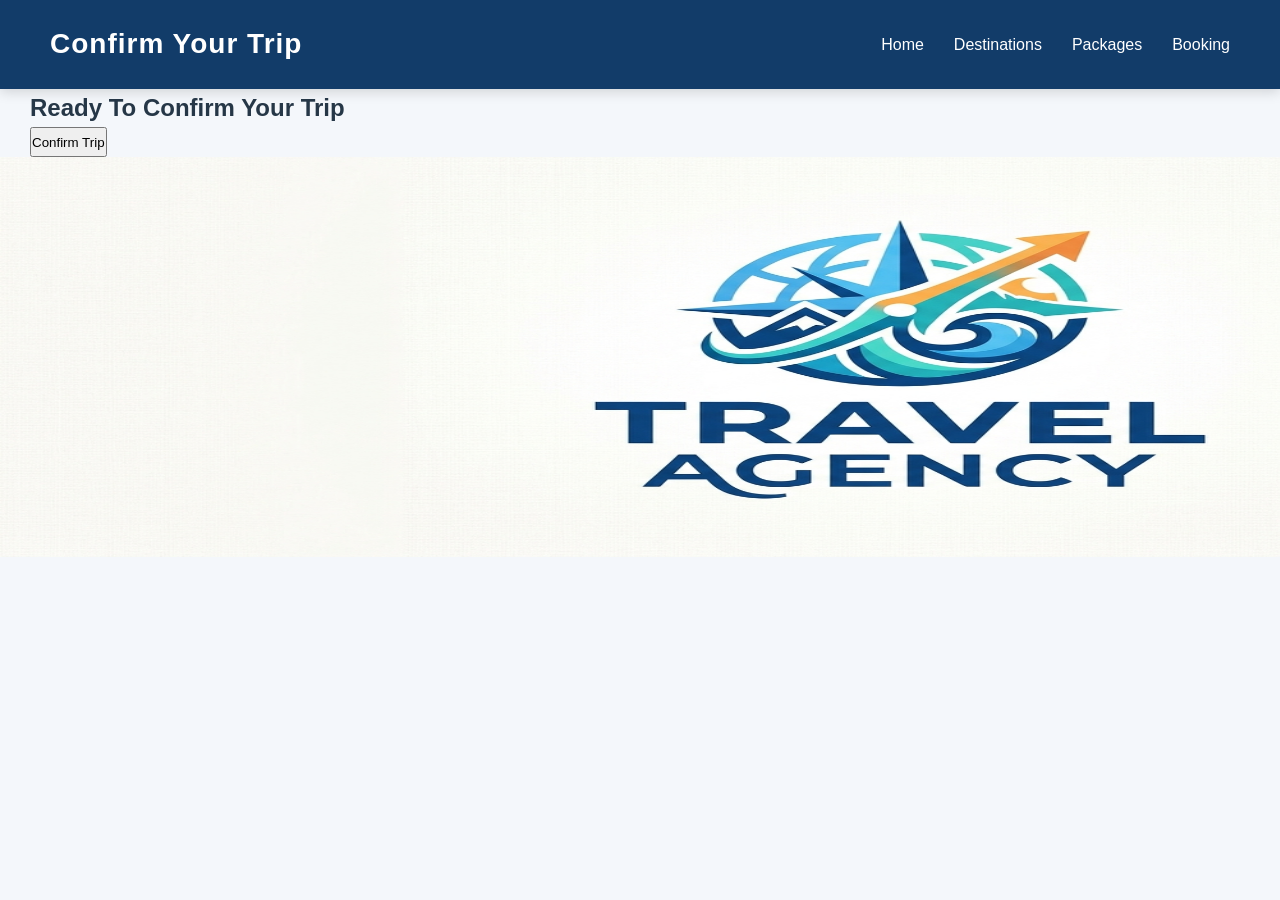
<file: booking.html>
<!DOCTYPE html>
<html lang="en"></html>
<head>
    <meta charset="UTF-8">
    <!--Using Caleb's style for unity-->
    <link rel="stylesheet" href="css/home.css">

    <!--Custom page style-->
    <link rel="stylesheet" href="css/booking.css">

    <script src="js/booking.js" defer></script>
    
    <title>Confirm Your Trip</title>
</head>
<body>
    

    <!--Nav bar for site-->
    <nav>
        <h1>Confirm Your Trip</h1>
        <div class="nav-links">
            <a href="index.html">Home</a>
            <a href="destinations.html">Destinations</a>
            <!--<a href="fligts.html">Flights</a>-->
            <!--<a href="hotels.html">Hotels</a>-->
            <a href="packages.html">Packages</a>
            <a href="booking.html">Booking</a>
        </div>
    </nav>
    
    <h2>Ready To Confirm Your Trip</h2>
    <button class="confirm">Confirm Trip</button>
    <p id="dateChosen"></p>
    <section>
        <img id="logo" src="images/logo.jpg" width="1800px" height="400px">
        <table class="check">
            <!--<tr>
                <td id="destValid">Check Destination</td>
                <td><img src="images/cliffs_booking.jpg" width="400px" height="280px" id="img"></td>

                <td id="flightValid">Check Flight</td>
                <td><img src="images/airline_booking.jpg" width="400px" height="280px" id="img"></td>                
            </tr>-->
            <tr>
                <!--<td id="hotelValid">Check Hotel</td>
                <td><img src="images/hotel_booking.jpg" width="400px" height="280px" id="img"></td>-->

                <td id="planValid">Check Plan</td>
                <!--<td><img src="images/plan_booking.jpg" width="400px" height="280px" id="img"></td> -->               
            </tr>
        </table>
    </section>
</body>
</file>
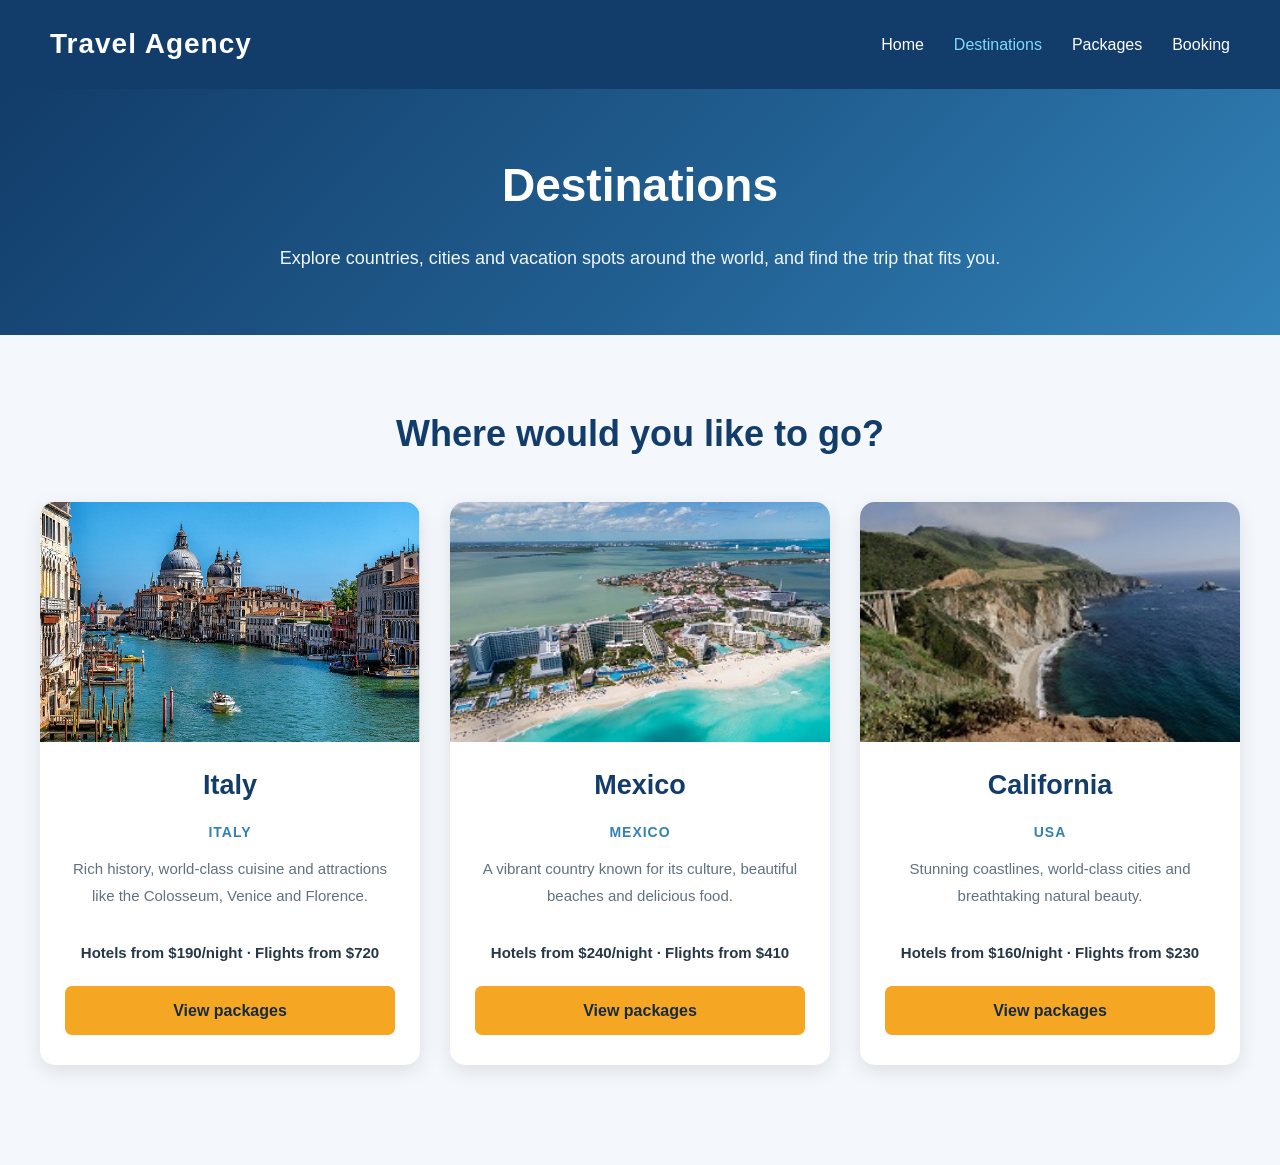
<file: destinations.html>
<!DOCTYPE html>
<html lang="en">
<head>
  <meta charset="UTF-8">
  <meta name="viewport" content="width=device-width, initial-scale=1.0">
  <title>Travel Agency | Destinations</title>

  <!-- using the stylesheet caleb already did but adding more styles  -->
  <link rel="stylesheet" href="css/home.css">
  <link rel="stylesheet" href="css/destinations.css">

  <script src="js/destinations.js" defer></script>
</head>

<body>
  <nav>
    <h1>Travel Agency</h1>

    <div class="nav-links">
      <a href="index.html">Home</a>
      <a href="destinations.html" class="active">Destinations</a>
      <!--<a href="flights.html">Flights</a>-->
      <!--<a href="hotels.html">Hotels</a>-->
      <a href="packages.html">Packages</a>
      <a href="booking.html">Booking</a>
    </div>
  </nav>

  <section class="Promo page-banner">
    <h2>Destinations</h2>
    <p>Explore countries, cities and vacation spots around the world, and find the trip that fits you.</p>
  </section>

  <section class="page-section">
    <h2>Where would you like to go?</h2>

    <!-- Cards go here -->
    <div class="destination-container" id="destination-list"></div>
  </section>
</body>
</html>
</file>
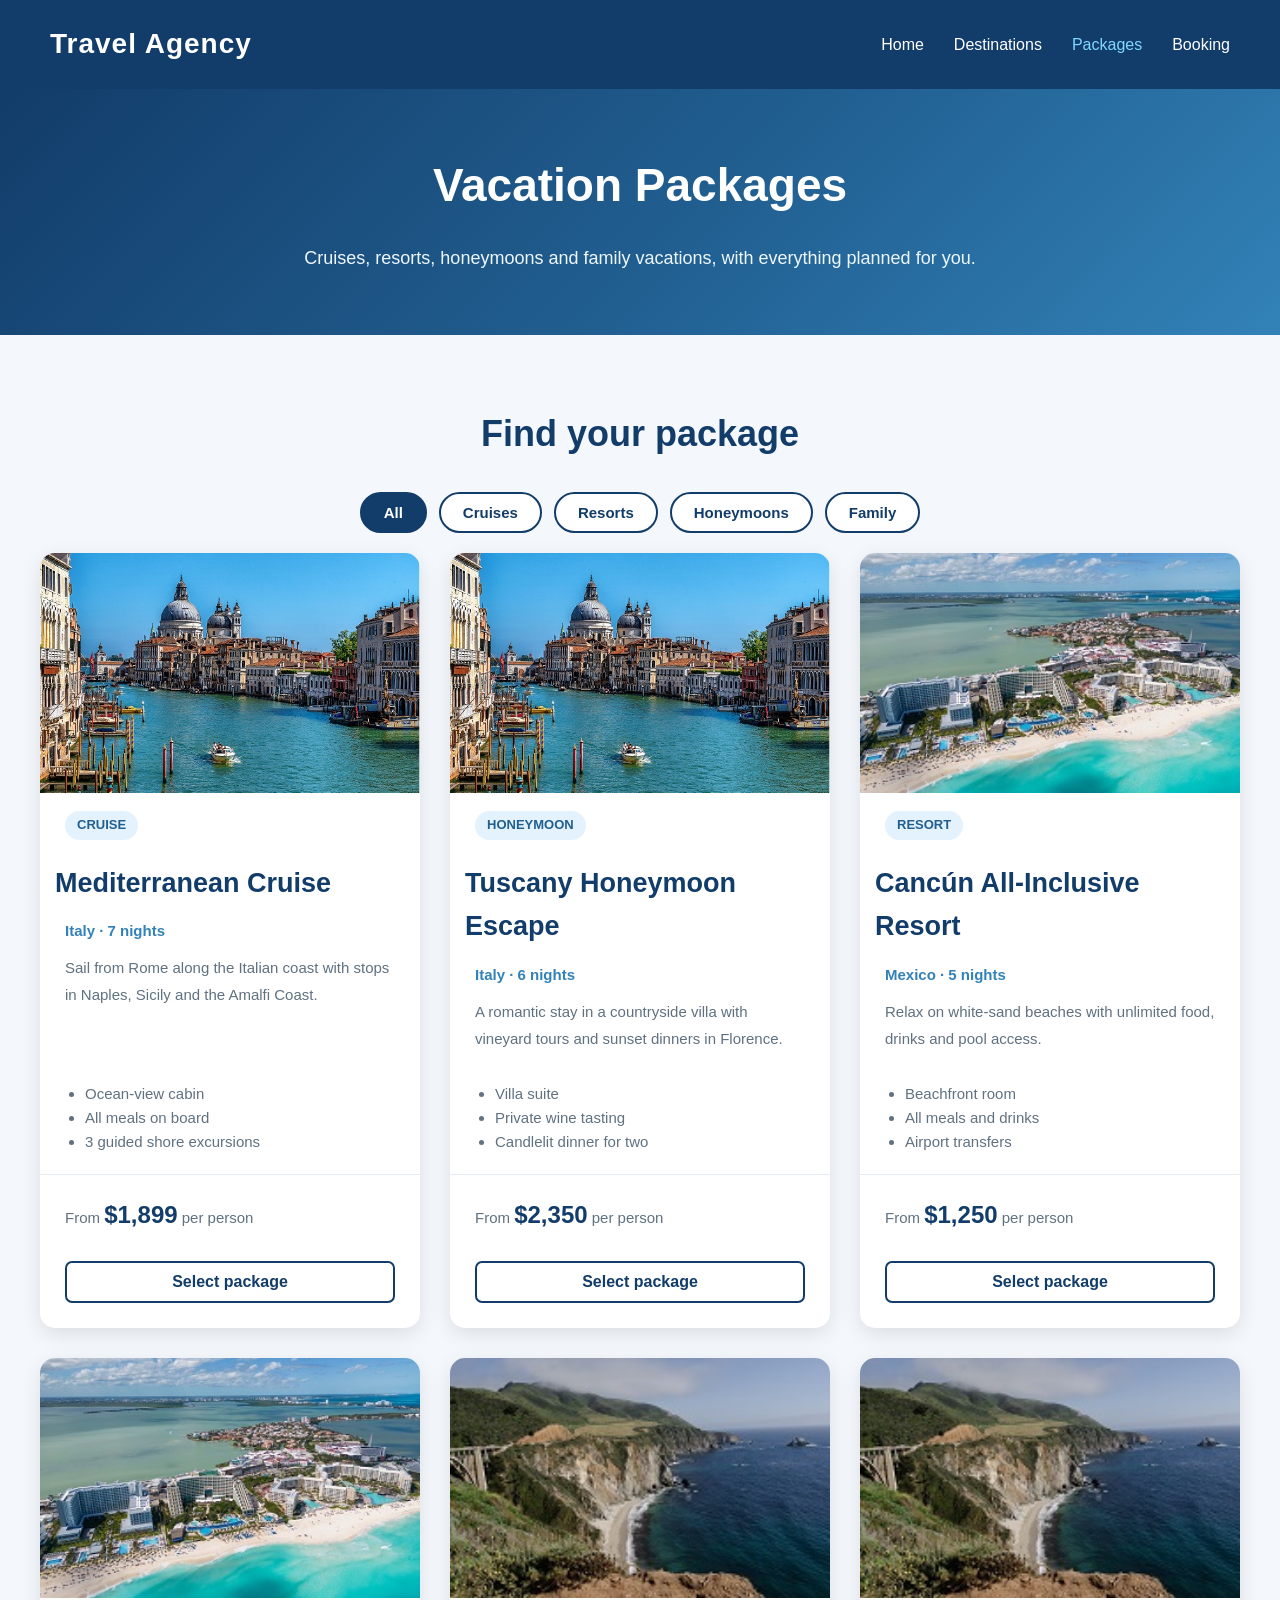
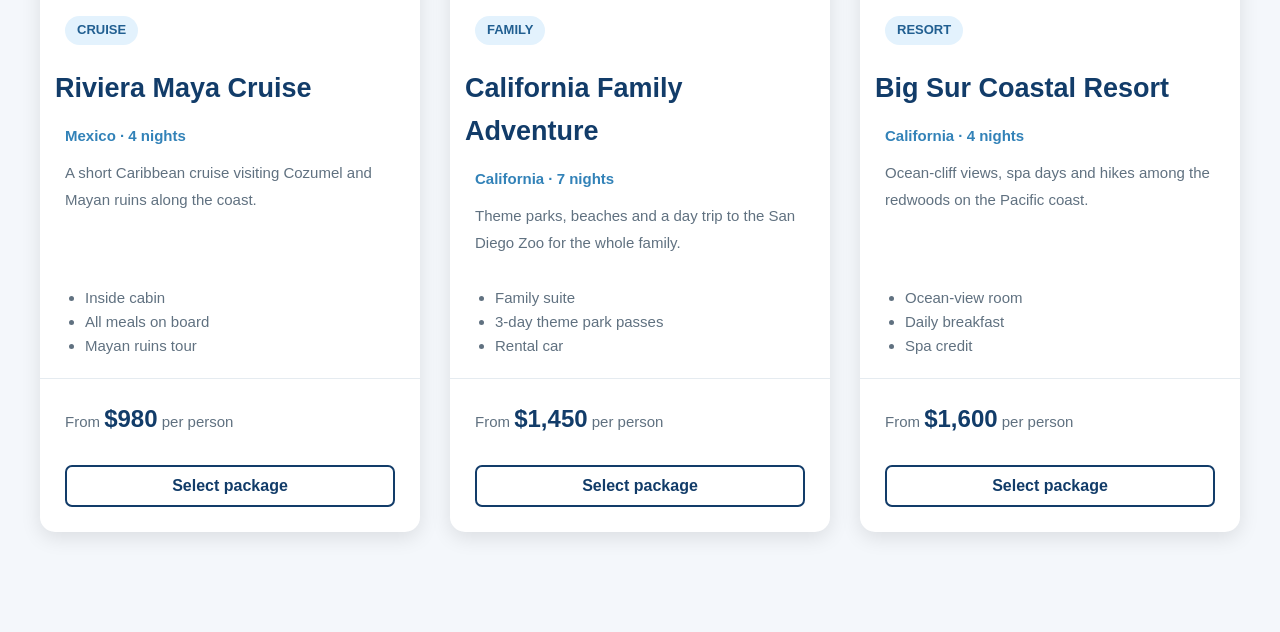
<file: packages.html>
<!DOCTYPE html>
<html lang="en">
<head>
  <meta charset="UTF-8">
  <meta name="viewport" content="width=device-width, initial-scale=1.0">
  <title>Travel Agency | Vacation Packages</title>

  <!-- using the stylesheet caleb already did but adding more styles  -->
  <link rel="stylesheet" href="css/home.css">
  <link rel="stylesheet" href="css/packages.css">

  <script src="js/packages.js" defer></script>
</head>

<body>
  <nav>
    <h1>Travel Agency</h1>

    <div class="nav-links">
      <a href="index.html">Home</a>
      <a href="destinations.html">Destinations</a>
      <!--<a href="flights.html">Flights</a>-->
      <!--<a href="hotels.html">Hotels</a>-->
      <a href="packages.html" class="active">Packages</a>
      <a href="booking.html">Booking</a>
    </div>
  </nav>

  <section class="Promo page-banner">
    <h2>Vacation Packages</h2>
    <p>Cruises, resorts, honeymoons and family vacations, with everything planned for you.</p>
  </section>

  <section class="page-section">
    <h2>Find your package</h2>

    <!-- Clicking a button shows only that type of package -->
    <div class="filter-buttons" id="filter-buttons">
      <button type="button" class="filter-button selected" data-type="all">All</button>
      <button type="button" class="filter-button" data-type="cruise">Cruises</button>
      <button type="button" class="filter-button" data-type="resort">Resorts</button>
      <button type="button" class="filter-button" data-type="honeymoon">Honeymoons</button>
      <button type="button" class="filter-button" data-type="family">Family</button>
    </div>

    <!-- Shown when the page was opened from a destination, e.g. packages.html?destination=italy -->
    <p class="destination-filter" id="destination-filter"></p>

    <!-- Cards go here -->
    <div class="destination-container" id="package-list"></div>
  </section>
</body>
</html>
</file>
<file: css/home.css>
/*=========================================
General Website Styling
=========================================*/
* {
    margin: 0;
    padding: 0;
    box-sizing: border-box;
}

html {
    scroll-behavior: smooth;
}

body {
    font-family: arial, sans-serif;
    background-color:#f4f7fb;
    color:#263747;
    line-height: 1.6;
}

h1, h2, h3 {
    font-weight: bold;
    
}

h2{
    text-align:center;
}

a {
    text-decoration: none;

}

/*=========================================
Navigation Bar Styling
=========================================*/

nav { 
    width: 100%;
    background-color:#123c69;
    color:white;
    padding: 22px 50px;
    display: flex;
    justify-content: space-between;
    align-items: center;
    box-shadow: 0 3px 12px rgba(0, 0, 0, 0.15);
}

nav h1 {
    font-size: 28px;
    color:white;
    letter-spacing: 1px;

}

.nav-links {
    display: flex;
    align-items: center;
    gap: 30px;
}

.nav-links a {
    color:white;
    font-size: 16px;
    font-weight: 500;
    transition: color 0.3s ease;
}

.nav-links a:hover {
    color:#80d8ff;
}

/* Keep each link on one line */
.nav-links a {
    white-space: nowrap;
}

/* Highlight the page you're on (add class="active" to its link) */
.nav-links a.active {
    color:#80d8ff;
}

/* On smaller screens, stack the nav under the title */
@media (max-width: 1000px) {
    nav {
        flex-direction: column;
        gap: 12px;
        padding: 20px;
    }

    .nav-links {
        flex-wrap: wrap;
        justify-content: center;
        gap: 14px 22px;
    }
}

/*=========================================
Welcome/Promo Section Styling
=========================================*/

.Promo {
    width: 100%;
    min-height: 480px;

    background: linear-gradient(
        135deg,
        #123c69 0%,
        #215f91 55%,
        #3282b8 100%
    );

    padding:80px 25px;
    text-align: center;
    color: white;
}

.Promo h2 {
    font-size: 46px;
    margin-bottom: 20px;
}

.Promo p {
 max-width: 800px;
 margin: 0 auto 35px;

 font-size: 18px;
 line-height: 1.8;
 color:#eef7ff;
}

/*=========================================
search form styling
=========================================*/
#search-form {
    max-width: 1100px;
    margin: 35px auto 0;
    padding: 35px;
    background-color: white;
    border-radius: 15px;
    display: flex;
    justify-content: center;
    align-items: center;
    flex-wrap: wrap;
    gap: 15px;
    box-shadow: 0 10px 30px rgba(0, 0, 0, 0.20);

}

#search-form label {
    color: #123c69;
    font-size: 14px;
    font-weight: bold;
}

#search-form input,
#search-form select {
    padding: 13px;
    border: 1px solid #d1d9e0;
    border-radius: 7px;

    background-color: #f8fafc;
    color: #263747;

    font-size: 15px;
    font-family: arial, sans-serif;
}

#search-form input[type="text"] {
    width: 220px;
}

#search-form input[type="date"]{
    width: 165px;
}

#search-form select {
    width: 90px;
    cursor: pointer;
}

#search-form input:focus,
#search-form select:focus {
    outline: 2px solid #3282b8;
    outline-offset: 1px;
    background-color:white;
}


/*=========================================
Search Button Styling
=========================================*/

#search-form button {
  background-color: #f5a623;
  color: #172b40;

  padding: 13px 32px;
  border: none;
    border-radius: 7px;
    font-size: 16px;
    font-weight: bold;
    cursor: pointer;
    transition: 
    background-color 0.3s ease,
    transform 0.3s ease;
}

#search-form button:hover {
    background-color: #ffc15a;
    transform: translateY(-3px);
}

#search-form button:active {
    transform: translateY(0);
}


/*=========================================
Search Results message styling
=========================================*/

#search-results {
    max-width: 900px;
    margin: 25px auto 0;
    
    color: white;
    font-size: 17px;
    font-weight: bold;
    text-align: center;
}

#search-results:empty {
    display: none;
}

/*=========================================
Destination section styling
=========================================*/


.destination {
    background-color:#f4f7fb;
    padding: 85px 30px 100px;
    text-align: center;
}

.destination h2 {
    font-size: 40px;
    color:#123C69;
    margin-bottom: 45px;
}

/*=========================================
Destination Cards Styling
=========================================*/

.destination-container {
   max-width: 1200px;
   margin: 0 auto;
   display: grid;
    grid-template-columns: repeat(3, minmax(0px, 1fr));
    gap: 30px;
    align-items: stretch;
}


.card {
    background-color: white;
    border-radius: 15px;
    overflow: hidden;

    display:flex;
    flex-direction: column;

    box-shadow: 0 6px 20px rgba(0, 0, 0, 0.10);

    transition:
    transform 0.3s ease,
    box-shadow 0.3s ease;

}


.card:hover {
    transform: translateY(-8px);
    box-shadow: 0 15px 30px rgba(0, 0, 0, 0.18);
}

.card img {
    width: 100%;
    height: 240px;
    object-fit: cover;
    display: block;

    order: -1;
}

.card h3 {
    font-size: 27px;
    color:#123C69;
    margin: 22px 15px 12px;
}

.card p {
    font-size: 15px;
    color:#607180;
    line-height: 1.8;

    padding: 0 25px 30px;
    flex-grow: 1;
}
</file>
<file: css/booking.css>
/*Link Section details*/
.reminder
{
    margin-left:50px;
    display:flex;
    justify-content:space-between;
}

/*Date Chosen details*/
#dateChosen
{
    margin-left:30px;
    text-decoration-line:underline;
    color:black;
    text-align:center;
} 

/*Links details*/
.reminder a
{
    color:black;
}

/*Links hover*/
.reminder a:hover
{
    outline:auto;
    outline-color:green;
}

/*Button details*/
.confirm
{
    margin-left:30px;
    width:auto;
    height:30px;
}

/*Button hover*/
.confirm:hover
{
    background-color:green;
}

/*H2 details*/
h2
{
    text-align:left;
    margin-left:30px;
}

/*Table details*/
.check
{
    visibility: hidden;
    display:flex;
    justify-content:center;
    border-spacing:30px;
}

#img:hover
{
    transform:scale(1.05);
    cursor:pointer;
}
</file>
<file: css/destinations.css>
/*=========================================
Destinations page styling
(nav, .Promo and .card come from home.css)
=========================================*/


/* Highlight the current page in the nav */
.nav-links a.active {
  color: #80d8ff;
}

/* Keep each link on one line ("Plan Your Trip", not "Plan Your / Trip") */
.nav-links a {
  white-space: nowrap;
}

/* Shorter banner than the home page */
.page-banner {
  min-height: 0;
  padding: 60px 25px;
}

.page-banner p {
  margin-bottom: 0;
}

/* Section that holds the cards */
.page-section {
  padding: 70px 30px 100px;
  text-align: center;
}

.page-section h2 {
  font-size: 36px;
  color: #123c69;
  margin-bottom: 40px;
}

/*=========================================
Extra card details
=========================================*/

.card .country {
  padding: 0 25px 10px;
  font-size: 14px;
  font-weight: bold;
  text-transform: uppercase;
  letter-spacing: 1px;
  color: #3282b8;
  flex-grow: 0;
}

.card .prices {
  padding: 0 25px 20px;
  font-weight: bold;
  color: #263747;
  flex-grow: 0;
}

/* Orange button, same colors as the home page search button */
.card-button {
  display: inline-block;
  margin: 0 25px 30px;
  padding: 12px 24px;
  border-radius: 7px;
  background-color: #f5a623;
  color: #172b40;
  font-weight: bold;
  transition: background-color 0.3s ease;
}

.card-button:hover {
  background-color: #ffc15a;
}

/* Message shown if the data can't load */
.load-error {
  grid-column: 1 / -1;
  color: #b42318;
  font-weight: bold;
}

/*=========================================
Phone / small screens
=========================================*/

/* Seven nav links need room, so stack the nav under the title earlier */
@media (max-width: 1000px) {
  nav {
    flex-direction: column;
    gap: 12px;
    padding: 20px;
  }

  .nav-links {
    flex-wrap: wrap;
    justify-content: center;
    gap: 14px 22px;
  }
}

/* One card per row on phones */
@media (max-width: 700px) {
  .destination-container {
    grid-template-columns: 1fr;
  }
}
</file>
<file: css/packages.css>
/*=========================================
Vacation Packages page styling
(nav, .Promo and .card come from home.css)
=========================================*/


/* Highlight the current page in the nav */
.nav-links a.active {
  color: #80d8ff;
}

/* Keep each link on one line ("Plan Your Trip", not "Plan Your / Trip") */
.nav-links a {
  white-space: nowrap;
}

/* Shorter banner than the home page */
.page-banner {
  min-height: 0;
  padding: 60px 25px;
}

.page-banner p {
  margin-bottom: 0;
}

/* Section that holds the filters and cards */
.page-section {
  padding: 70px 30px 100px;
  text-align: center;
}

.page-section h2 {
  font-size: 36px;
  color: #123c69;
  margin-bottom: 30px;
}

/*=========================================
Filter buttons
=========================================*/

.filter-buttons {
  display: flex;
  flex-wrap: wrap;
  justify-content: center;
  gap: 12px;
  margin-bottom: 20px;
}

.filter-button {
  padding: 10px 22px;
  border: 2px solid #123c69;
  border-radius: 25px;
  background-color: white;
  color: #123c69;
  font-size: 15px;
  font-weight: bold;
  cursor: pointer;
  transition: background-color 0.3s ease, color 0.3s ease;
}

.filter-button:hover,
.filter-button.selected {
  background-color: #123c69;
  color: white;
}

/* "Showing packages in Italy · Show all" line */
.destination-filter {
  margin-bottom: 30px;
  color: #607180;
}

.destination-filter a {
  color: #3282b8;
  font-weight: bold;
}

.destination-filter:empty {
  display: none;
}

/*=========================================
Package card details
=========================================*/

.card {
  text-align: left;
}

/* Small colored label, e.g. "Cruise" */
.card .badge {
  align-self: flex-start;
  margin: 18px 25px 0;
  padding: 4px 12px;
  border-radius: 20px;
  background-color: #e3f2fd;
  color: #215f91;
  font-size: 13px;
  font-weight: bold;
  text-transform: uppercase;
}

.card .trip-info {
  padding: 0 25px 10px;
  font-weight: bold;
  color: #3282b8;
  flex-grow: 0;
}

.card ul {
  padding: 0 25px 20px 45px;
  color: #607180;
  font-size: 15px;
}

.card .price {
  margin-top: auto;
  padding: 18px 25px 25px;
  border-top: 1px solid #e5ebf0;
  font-size: 15px;
  color: #607180;
  flex-grow: 0;
}

.card .price strong {
  font-size: 24px;
  color: #123c69;
}

/* Navy outline button that saves the package for the booking page */
.select-button {
  margin: 0 25px 25px;
  padding: 10px 22px;
  border: 2px solid #123c69;
  border-radius: 7px;
  background-color: white;
  color: #123c69;
  font-size: 16px;
  font-weight: bold;
  cursor: pointer;
  transition: background-color 0.3s ease, color 0.3s ease;
}

.select-button:hover {
  background-color: #123c69;
  color: white;
}

/* After it's picked, the button turns green */
.select-button.selected {
  border-color: #2e7d32;
  background-color: #2e7d32;
  color: white;
}

/* Messages for "no packages" or data that can't load */
.list-message {
  grid-column: 1 / -1;
  text-align: center;
  font-weight: bold;
  color: #607180;
}

.list-message.error {
  color: #b42318;
}

/*=========================================
Phone / small screens
=========================================*/

/* Seven nav links need room, so stack the nav under the title earlier */
@media (max-width: 1000px) {
  nav {
    flex-direction: column;
    gap: 12px;
    padding: 20px;
  }

  .nav-links {
    flex-wrap: wrap;
    justify-content: center;
    gap: 14px 22px;
  }
}

/* One card per row on phones */
@media (max-width: 700px) {
  .destination-container {
    grid-template-columns: 1fr;
  }
}
</file>
